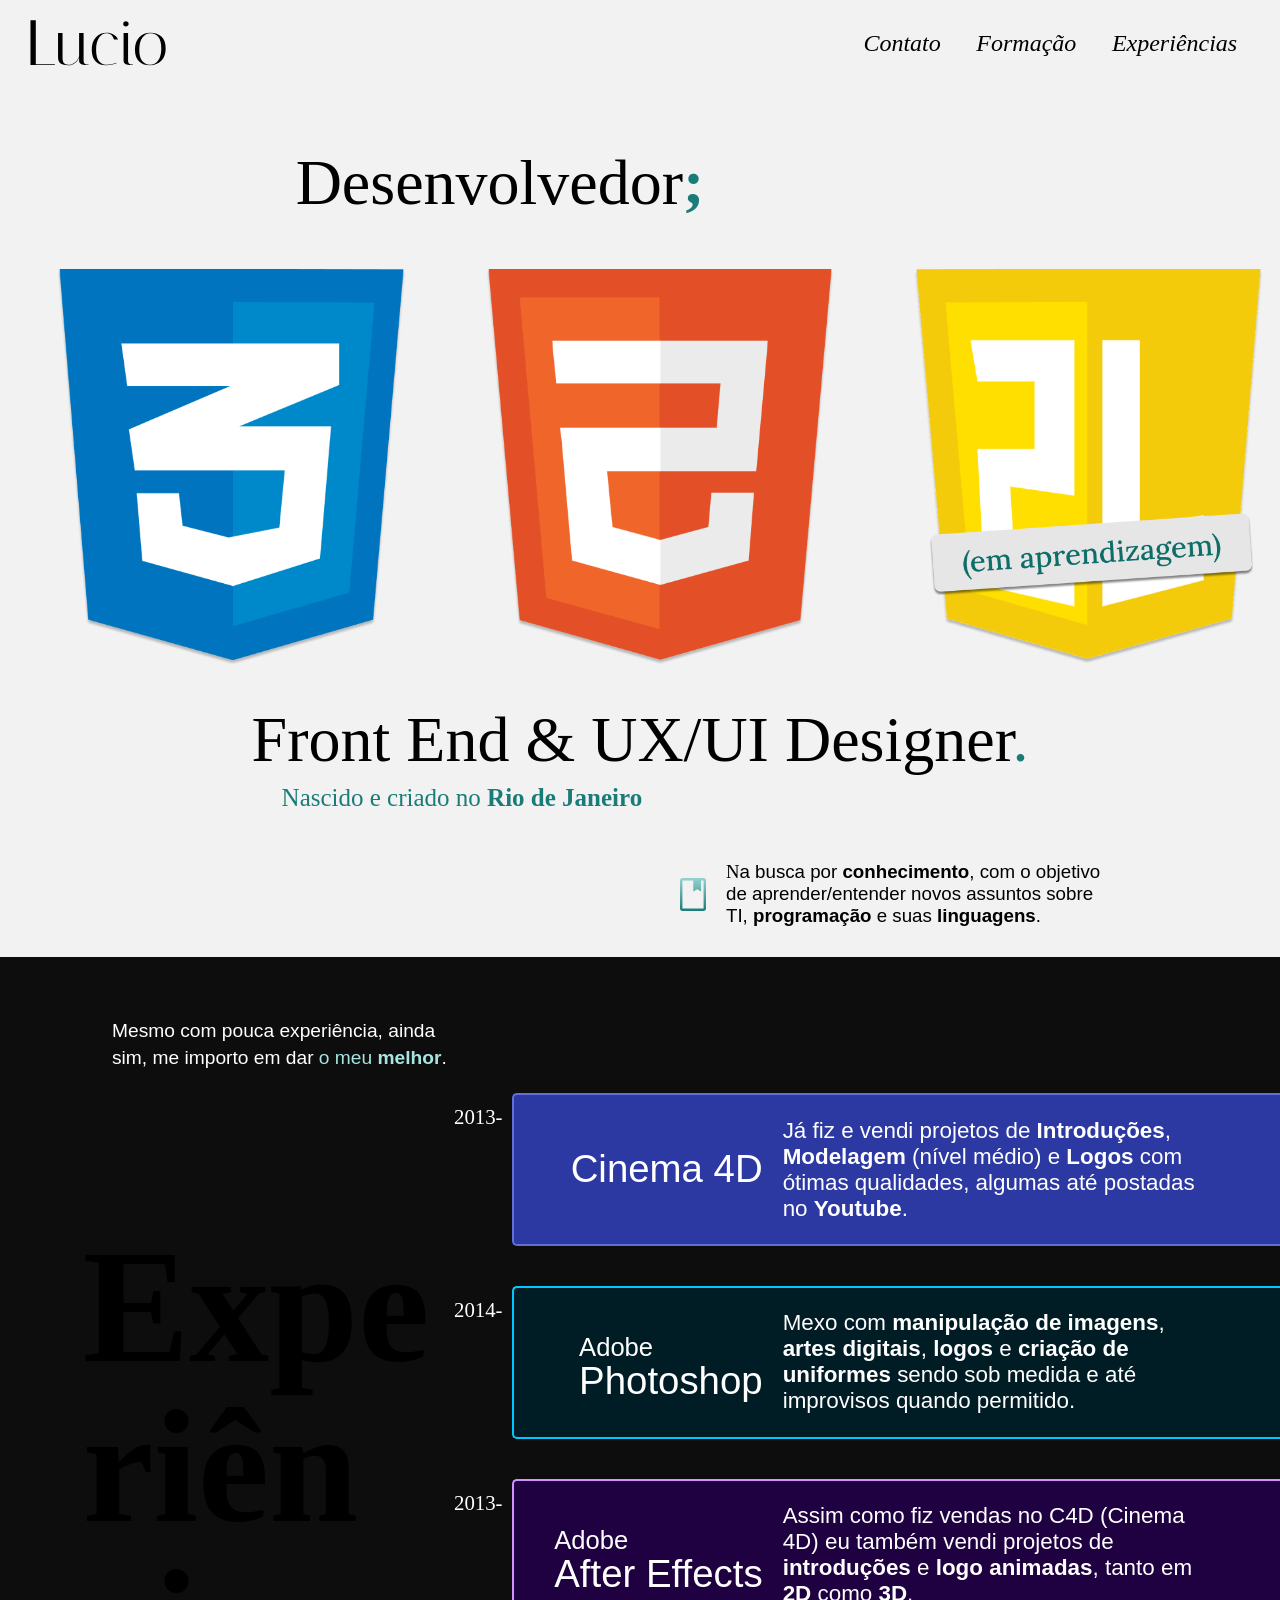
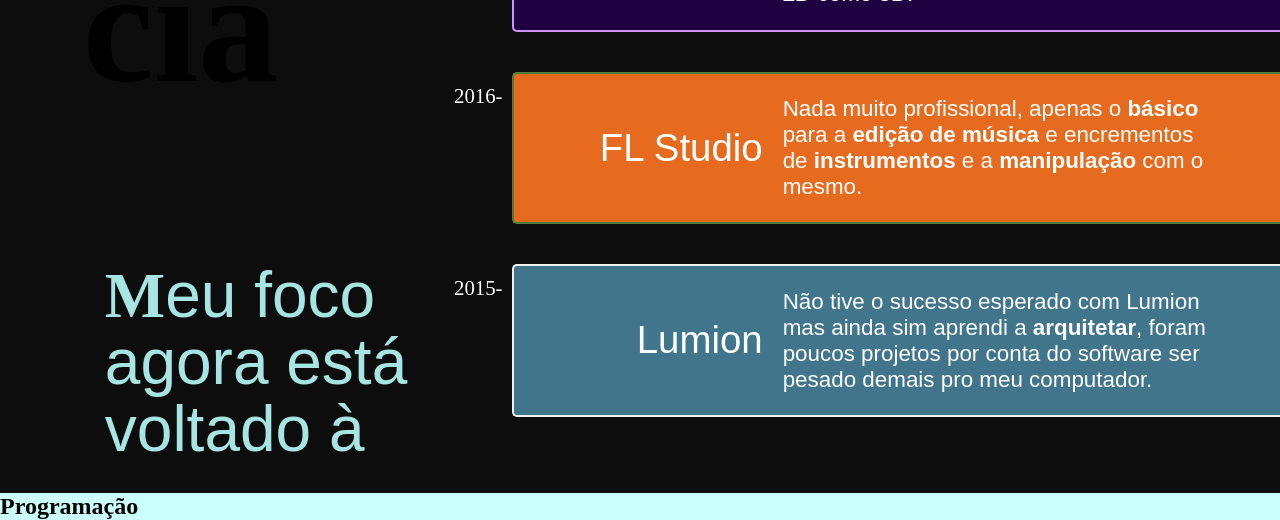
<file: web/index.html>
<!DOCTYPE html>
<html lang="en">

<head>
  <meta charset="UTF-8">
  <meta name="viewport" content="width=device-width, initial-scale=1.0">
  <title>Lúcio - Desenvolver Front-End e Designer</title>
  <link rel="stylesheet" href="/css/style.css">
</head>

<body>
  <header class="header1">
    <img src="./img/inicial-marca.svg" alt="Lúcio-Logo">
    <nav class="navegacao1">
      <ul class="ul-header">
        <li><a href="#contato">Contato</a></li>
        <li><a href="#formacao">Formação</a></li>
        <li><a href="#experiencias">Experiências</a></li>
      </ul>
    </nav>
  </header>
</body>

<main aria-label="Introdução" class="conteudo1">
  <h1 class="titulo-1">D<span class="titulo-1">esenvolvedor<strong class="titulo-1">;</strong></span></h1>
  <ul class="ul-0 conteiner1">
    <li>
      <img class="li-c1-1 imagem-c1" src="/img/1-conteudo-1_3.png" alt="imagem-css">
    </li>
    <li>
      <img class="li-c1-1 imagem-c1 sumir650" src="/img/1-conteudo-2_3.jpg" alt="imagem-html">
    </li>
    <li>
      <img class=" imagem-c1 sumir" src="/img/1-conteudo-3_3.jpg" alt="imagem-java">
      <div>
        <img class="decoracao-c1 sumir" src="/img/1-conteudo-java-3_3.png" alt="">
      </div>
    </li>
  </ul>
  <div class="conteiner1-2">
    <h2 class="titulo-2">Front End & UX/UI Designer<span class="titulo-2">.</span></h2>
    <p class="p-c1"> Nascido e criado no <strong class="p-c1">Rio de Janeiro</strong>
    </p>
  </div>
  <div class="conteiner1-3">
    <img src="/img/1-conteudo-icone.svg" alt="icone-c1">
    <h3 class="lora">N<span class="IBM-Plex">a busca por <strong>conhecimento</strong>, com o objetivo<br>de aprender/entender novos assuntos sobre<br>TI, <strong>programação</strong> e suas <strong>linguagens</strong>.</span></h3>
  </div>
</main>

<section id="experiencias" aria-label="Experiências" class="section-c2">
  <div class="conteudo2">
    <span class="dec-1 Montserrat">Mesmo com pouca experiência, ainda<br>sim, me importo em dar <strong>o meu <em>melhor</em></strong>.</span>
    <h2 class="experiência subtitulo ">Expe<br>riên<br>cia</h2>
    <h3 class="h3-baixo Lora"> M<strong class="Montserrat">eu foco<br> agora está<br> voltado à</strong></h3>
    <ul class="conteiner-c2">
      <li aria-label="cinema4d" class="itens-exp">
        <img class="sumir-c2" src="/img/2-conteudo-c4d.png" alt="C4D-Image">
        <div class="exp cinema4d">
          <div class="alinhamento cinema4d-1220">
            <h4 class="dec-h4-c2 IBM-Plex">Cinema 4D</h4>
          </div>
          <div class="alinhamento-p">
            <p class="Roboto">Já fiz e vendi projetos de <strong>Introduções</strong>, <strong>Modelagem</strong> (nível médio) e <strong>Logos</strong> com ótimas qualidades, algumas até postadas no <strong>Youtube</strong>.</p>
          </div>
        </div>
      </li>

      <li aria-label="adobe photoshop" class="itens-exp">
        <img class="sumir-c2" src="/img/2-conteudo-ps.png" alt="PS-Image">
        <div class="exp photoshop">
          <div class="alinhamento photoshop-1220">
            <h4 class="dec-h4-letra-quebrada IBM-Plex"><span>Adobe</span><br> Photoshop</h4>
          </div>
          <div class="alinhamento-p">
            <p class="Roboto">Mexo com <strong>manipulação de imagens</strong>, <strong>artes digitais</strong>, <strong>logos</strong> e <strong>criação de uniformes</strong> sendo sob medida e até improvisos quando permitido. </p>
          </div>
        </div>
      </li>

      <li aria-label="adobe after effects" class="itens-exp">
        <img class="sumir-c2" src="/img/2-conteudo-ae.png" alt="AE-Image">
        <div class="exp after-effects">
          <div class="alinhamento after-1220">
            <h4 class="dec-h4-letra-quebrada IBM-Plex"><span>Adobe</span><br> After Effects</h4>
          </div>
          <div class="alinhamento-p">
            <p class="Roboto">Assim como fiz vendas no C4D (Cinema 4D) eu também vendi projetos de <strong>introduções</strong> e <strong>logo animadas</strong>, tanto em <strong>2D</strong> como <strong>3D</strong>.</p>
          </div>
        </div>
      </li>

      <li aria-label="fl studio" class="itens-exp">
        <img class="sumir-c2" src="/img/2-conteudo-flstudio.png" alt="FLSTUDIO-Image">
        <div class="exp fl-studio">
          <div class="alinhamento flstudio-1220">
            <h4 class="dec-h4-c2 IBM-Plex">FL Studio</h4>
          </div>
          <div class="alinhamento-p">
            <p class="Roboto">Nada muito profissional, apenas o <strong>básico</strong> para a <strong>edição de música</strong> e encrementos de <strong>instrumentos</strong> e a <strong>manipulação</strong> com o mesmo.</p>
          </div>
        </div>
      </li>

      <li aria-label="lumion" class="itens-exp">
        <img class="sumir-c2" src="/img/2-conteudo-lumion.png" alt="LUMION-Image">
        <div class="exp lumion">
          <div class="alinhamento lumion-1220">
            <h4 class="dec-h4-c2 IBM-Plex">Lumion</h4>
          </div>
          <div class="alinhamento-p">
            <p class="Roboto">Não tive o sucesso esperado com Lumion mas ainda sim aprendi a <strong>arquitetar</strong>, foram poucos projetos por conta do software ser pesado demais pro meu computador.</p>
          </div>
        </div>
      </li>
    </ul>
  </div>
</section>

<section id="formacao" class="section-c3" aria-label="Formação">
  <div class="conteudo-3">
    <h2>Programação</h2>
  </div>
</section>

</html>
</file>
<file: css/style.css>
@import url("global.css");
@import url("header.css");
@import url("fontes.css");
@import url("conteudo-1.css");
@import url("conteudo-2.css");
@import url("conteudo-3.css");

/*Estilos Gerais*/
</file>
